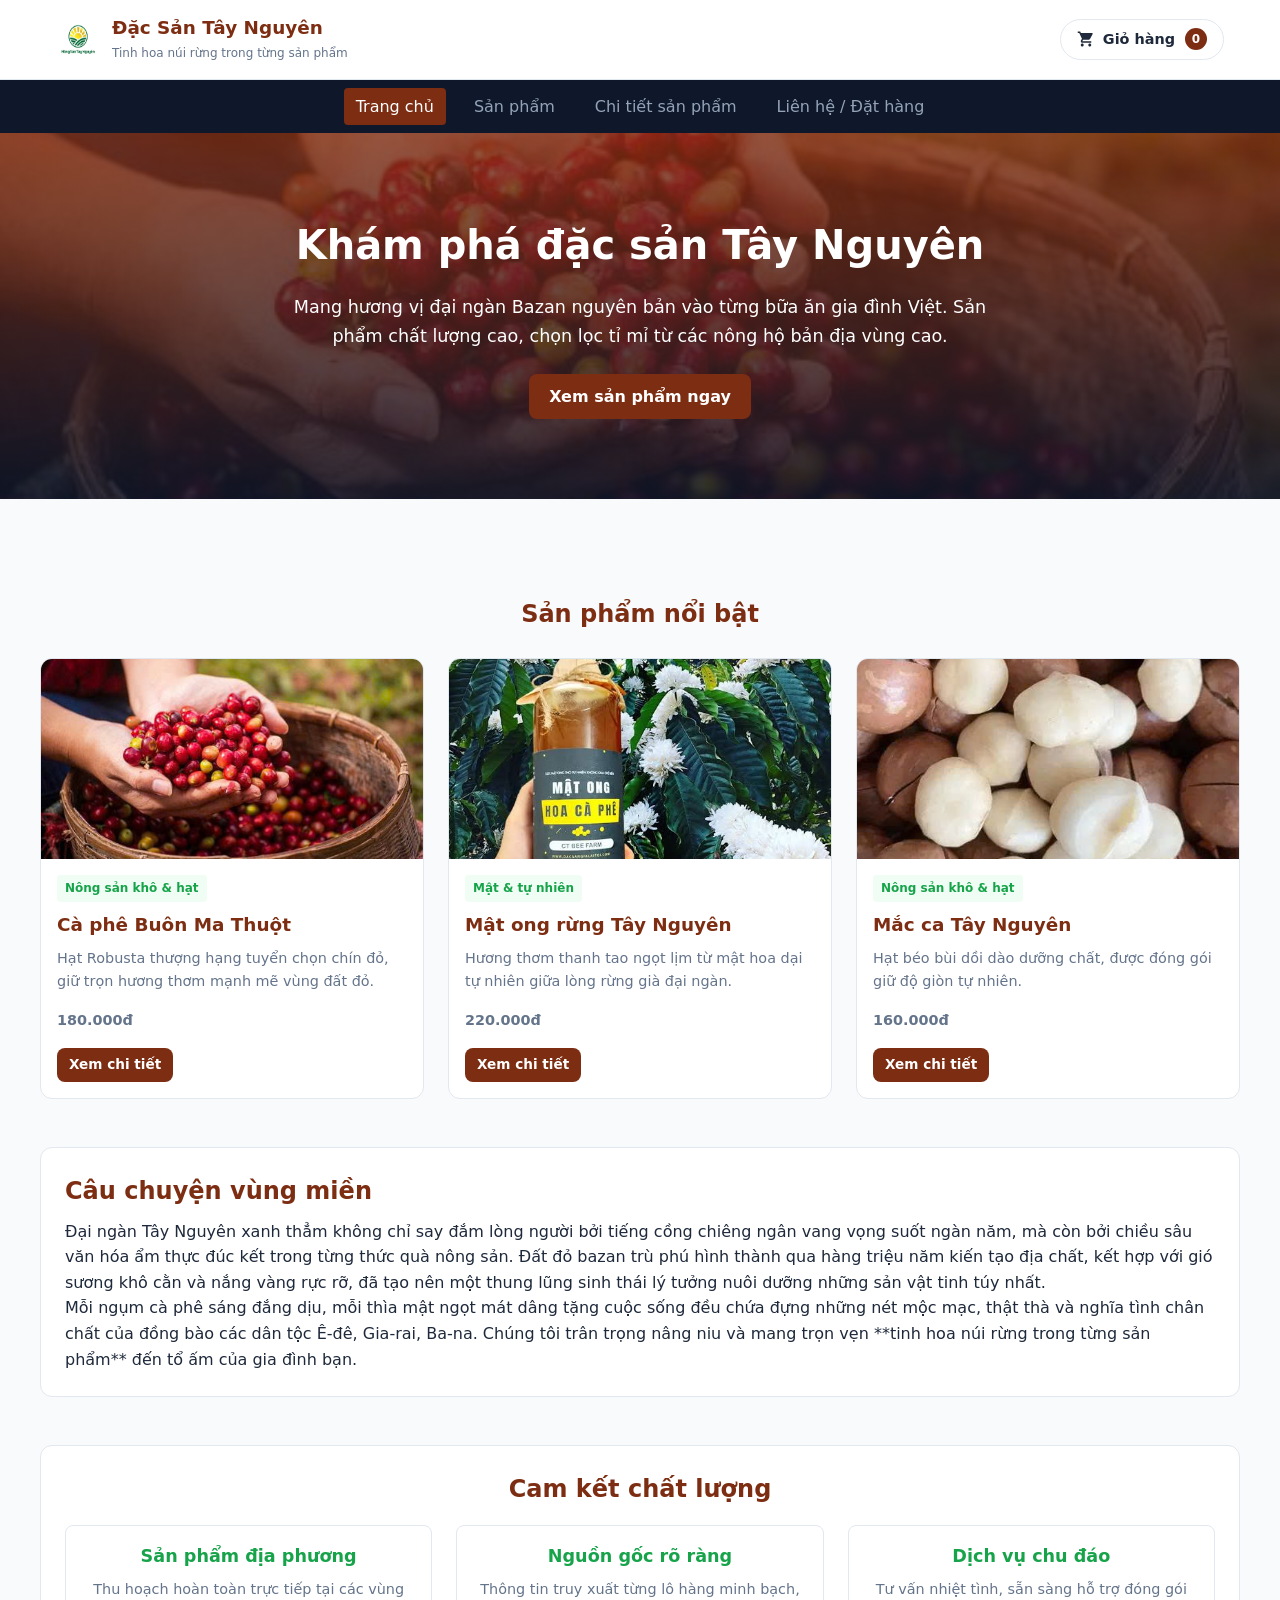
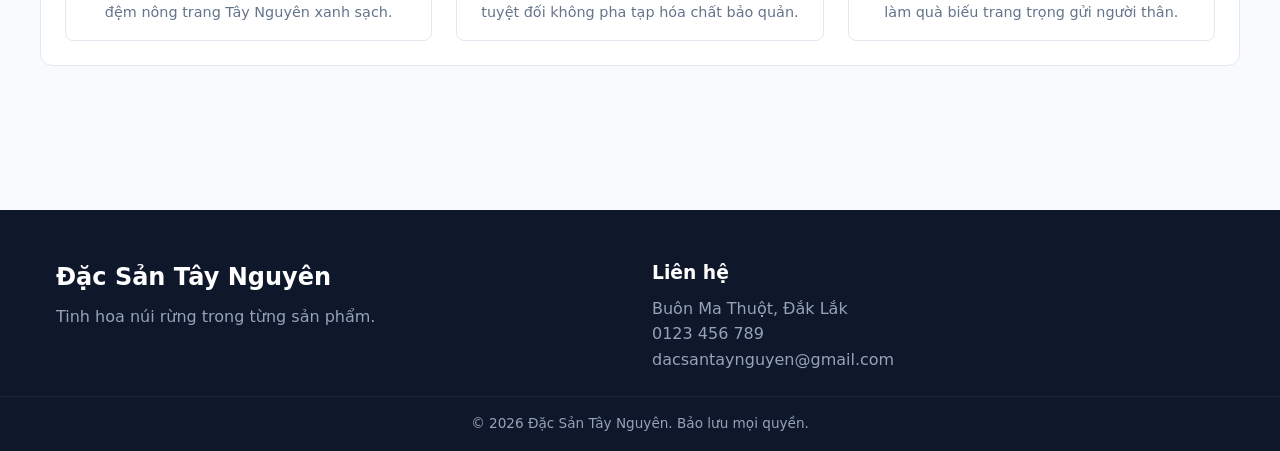
<file: index.html>
<!DOCTYPE html>
<html lang="vi">
<head>
  <meta charset="UTF-8">
  <meta name="viewport" content="width=device-width, initial-scale=1.0">
  <title>Trang chủ - Đặc Sản Tây Nguyên</title>
  <meta name="description" content="Trang chủ giới thiệu hệ thống đặc sản Tây Nguyên chính gốc: Cà phê Buôn Ma Thuột, Mật ong rừng tự nhiên và Mắc ca cao cấp.">
  <link rel="stylesheet" href="css/style.css">
</head>
<body>

  <!-- Header Chuẩn Cửa Hàng -->
  <header class="site-header">
    <div class="container header-content">
      <!-- Thương hiệu ở bên trái -->
      <a class="brand" href="index.html">
        <img src="images/logo-tay-nguyen.png" alt="Logo Đặc Sản Tây Nguyên" class="brand-logo">
        <span>
          <strong>Đặc Sản Tây Nguyên</strong>
          <small>Tinh hoa núi rừng trong từng sản phẩm</small>
        </span>
      </a>
      
      <!-- Giỏ hàng thiết kế mới ở bên phải -->
      <a class="cart-link" href="contact.html">
        <svg class="cart-icon" viewBox="0 0 24 24" aria-hidden="true">
          <path d="M7 18c-1.1 0-1.99.9-1.99 2S5.9 22 7 22s2-.9 2-2-.9-2-2-2zM1 2v2h2l3.6 7.59-1.35 2.45c-.16.28-.25.61-.25.96 0 1.1.9 2 2 2h12v-2H7.42c-.14 0-.25-.11-.25-.25l.03-.12.9-1.63h7.45c.75 0 1.41-.41 1.75-1.03l3.58-6.49c.08-.14.12-.31.12-.48 0-.55-.45-1-1-1H5.21l-.94-2H1zm16 16c-1.1 0-1.99.9-1.99 2s.89 2 1.99 2 2-.9 2-2-.9-2-2-2z"/>
        </svg>
        <span>Giỏ hàng</span>
        <span class="cart-count">0</span>
      </a>
    </div>
  </header>

  <!-- Điều hướng -->
  <nav class="main-nav" aria-label="Điều hướng chính">
    <div class="container">
      <ul>
        <li><a href="index.html" aria-current="page">Trang chủ</a></li>
        <li><a href="products.html">Sản phẩm</a></li>
        <li><a href="product-detail.html">Chi tiết sản phẩm</a></li>
        <li><a href="contact.html">Liên hệ / Đặt hàng</a></li>
      </ul>
    </div>
  </nav>

  <!-- Nội dung chính -->
  <main>
    <!-- Khu vực 1: Hero Banner giới thiệu -->
    <section class="hero-section" aria-label="Giới thiệu chung">
      <div class="container">
        <h1>Khám phá đặc sản Tây Nguyên</h1>
        <p>Mang hương vị đại ngàn Bazan nguyên bản vào từng bữa ăn gia đình Việt. Sản phẩm chất lượng cao, chọn lọc tỉ mỉ từ các nông hộ bản địa vùng cao.</p>
        <a href="products.html" class="btn">Xem sản phẩm ngay</a>
      </div>
    </section>

    <div class="container section">
      
      <!-- Khu vực 2: Sản phẩm nổi bật -->
      <section class="section" aria-labelledby="featured-title">
        <h2 id="featured-title" style="text-align: center; margin-bottom: var(--space-lg);">Sản phẩm nổi bật</h2>
        <div class="product-grid">
          
          <article class="product-card">
            <img src="images/ca-phe-buon-ma-thuot.jpg" alt="Cà phê Buôn Ma Thuột rang mộc nguyên chất">
            <div class="product-content">
              <span class="badge">Nông sản khô &amp; hạt</span>
              <h3>Cà phê Buôn Ma Thuột</h3>
              <p>Hạt Robusta thượng hạng tuyển chọn chín đỏ, giữ trọn hương thơm mạnh mẽ vùng đất đỏ.</p>
              <p class="price">180.000đ</p>
              <div class="card-actions">
                <a class="btn btn-small" href="product-detail.html?id=1">Xem chi tiết</a>
              </div>
            </div>
          </article>

          <article class="product-card">
            <img src="images/mat-ong-rung-tay-nguyen.jpg" alt="Mật ong rừng tự nhiên nguyên chất">
            <div class="product-content">
              <span class="badge">Mật &amp; tự nhiên</span>
              <h3>Mật ong rừng Tây Nguyên</h3>
              <p>Hương thơm thanh tao ngọt lịm từ mật hoa dại tự nhiên giữa lòng rừng già đại ngàn.</p>
              <p class="price">220.000đ</p>
              <div class="card-actions">
                <a class="btn btn-small" href="product-detail.html?id=2">Xem chi tiết</a>
              </div>
            </div>
          </article>

          <article class="product-card">
            <img src="images/mac-ca-tay-nguyen.jpg" alt="Mắc ca Tây Nguyên sấy giòn">
            <div class="product-content">
              <span class="badge">Nông sản khô &amp; hạt</span>
              <h3>Mắc ca Tây Nguyên</h3>
              <p>Hạt béo bùi dồi dào dưỡng chất, được đóng gói giữ độ giòn tự nhiên.</p>
              <p class="price">160.000đ</p>
              <div class="card-actions">
                <a class="btn btn-small" href="product-detail.html?id=3">Xem chi tiết</a>
              </div>
            </div>
          </article>

        </div>
      </section>

      <!-- Khu vực 3: Câu chuyện vùng miền -->
      <section class="story-box" aria-labelledby="story-title">
        <h2 id="story-title">Câu chuyện vùng miền</h2>
        <p>Đại ngàn Tây Nguyên xanh thẳm không chỉ say đắm lòng người bởi tiếng cồng chiêng ngân vang vọng suốt ngàn năm, mà còn bởi chiều sâu văn hóa ẩm thực đúc kết trong từng thức quà nông sản. Đất đỏ bazan trù phú hình thành qua hàng triệu năm kiến tạo địa chất, kết hợp với gió sương khô cằn và nắng vàng rực rỡ, đã tạo nên một thung lũng sinh thái lý tưởng nuôi dưỡng những sản vật tinh túy nhất.</p>
        <p>Mỗi ngụm cà phê sáng đắng dịu, mỗi thìa mật ngọt mát dâng tặng cuộc sống đều chứa đựng những nét mộc mạc, thật thà và nghĩa tình chân chất của đồng bào các dân tộc Ê-đê, Gia-rai, Ba-na. Chúng tôi trân trọng nâng niu và mang trọn vẹn **tinh hoa núi rừng trong từng sản phẩm** đến tổ ấm của gia đình bạn.</p>
      </section>

      <!-- Khu vực 4: Cam kết chất lượng -->
      <section class="commitment-box" aria-labelledby="commit-title">
        <h2 id="commit-title" style="text-align: center;">Cam kết chất lượng</h2>
        <div class="commitment-grid">
          <div class="commitment-card">
            <h3 style="font-size:1.1rem; color:var(--color-secondary);">Sản phẩm địa phương</h3>
            <p style="font-size:0.9rem; color:var(--color-muted);">Thu hoạch hoàn toàn trực tiếp tại các vùng đệm nông trang Tây Nguyên xanh sạch.</p>
          </div>
          <div class="commitment-card">
            <h3 style="font-size:1.1rem; color:var(--color-secondary);">Nguồn gốc rõ ràng</h3>
            <p style="font-size:0.9rem; color:var(--color-muted);">Thông tin truy xuất từng lô hàng minh bạch, tuyệt đối không pha tạp hóa chất bảo quản.</p>
          </div>
          <div class="commitment-card">
            <h3 style="font-size:1.1rem; color:var(--color-secondary);">Dịch vụ chu đáo</h3>
            <p style="font-size:0.9rem; color:var(--color-muted);">Tư vấn nhiệt tình, sẵn sàng hỗ trợ đóng gói làm quà biếu trang trọng gửi người thân.</p>
          </div>
        </div>
      </section>

    </div>
  </main>

  <!-- Footer -->
  <footer class="site-footer">
    <div class="container footer-grid">
      <div>
        <h2>Đặc Sản Tây Nguyên</h2>
        <p>Tinh hoa núi rừng trong từng sản phẩm.</p>
      </div>
      <div>
        <h3>Liên hệ</h3>
        <p>Buôn Ma Thuột, Đắk Lắk</p>
        <p><a href="tel:0123456789">0123 456 789</a></p>
        <p><a href="mailto:dacsantaynguyen@gmail.com">dacsantaynguyen@gmail.com</a></p>
      </div>
    </div>
    <p class="copyright">&copy; 2026 Đặc Sản Tây Nguyên. Bảo lưu mọi quyền.</p>
  </footer>
  <script src="js/products.js"></script>
  <script src="js/main.js" defer></script>
</body>
</html>
</file>
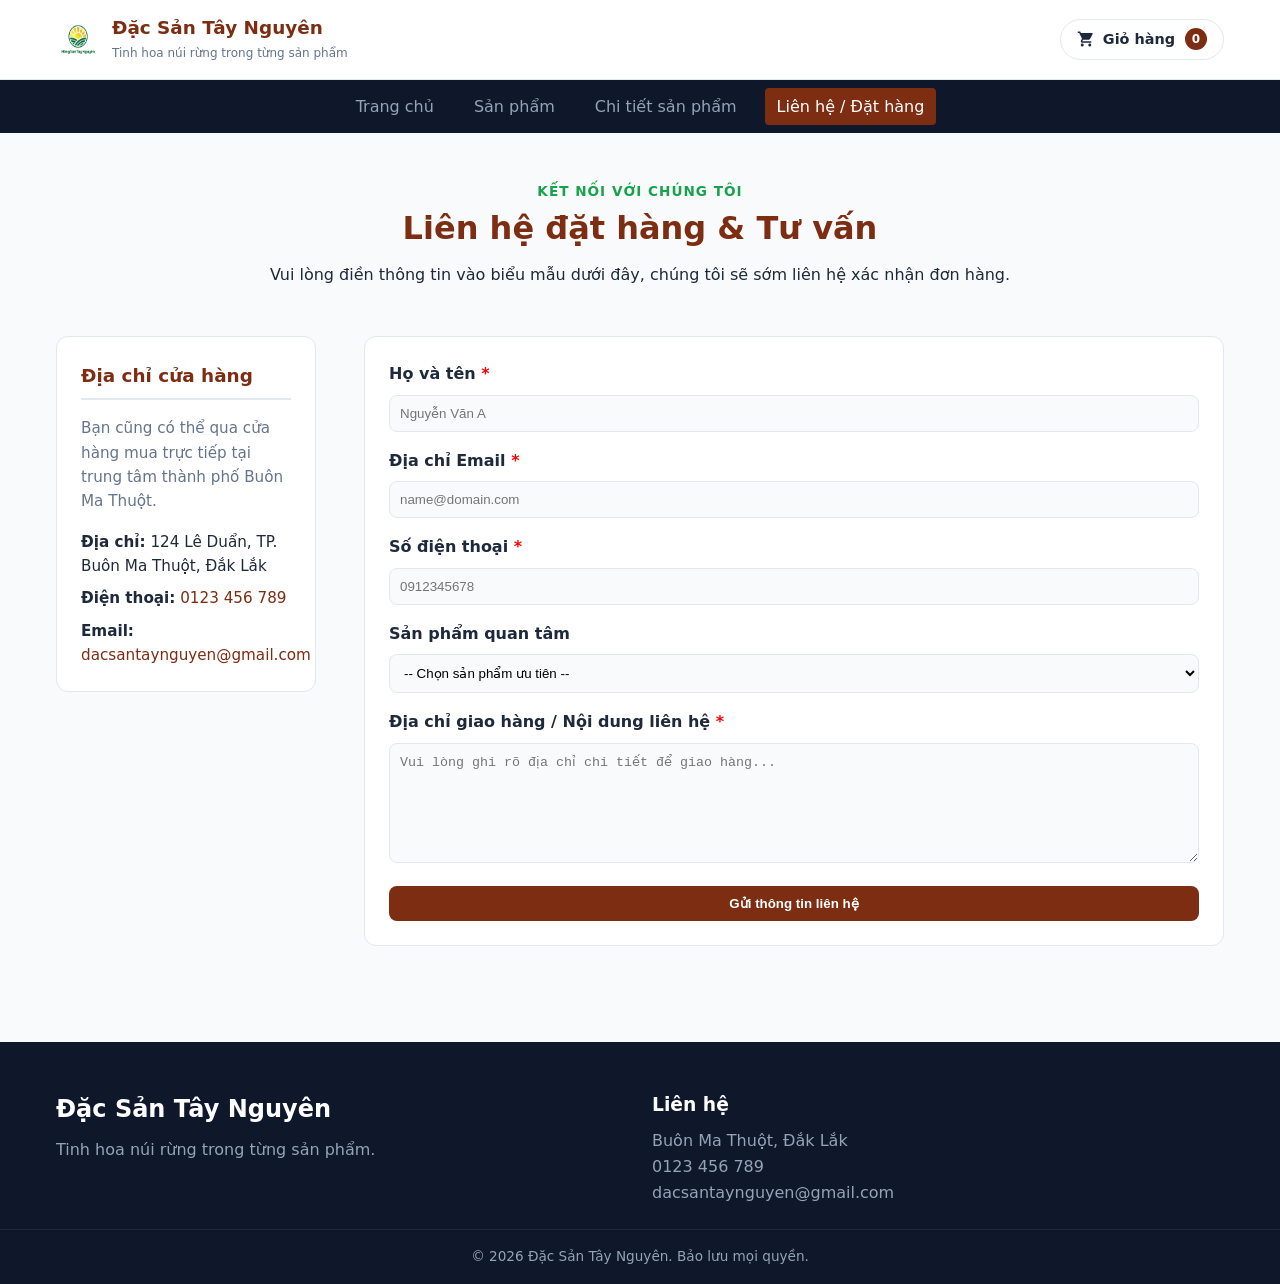
<file: contact.html>
<!DOCTYPE html>
<html lang="vi">
<head>
  <meta charset="UTF-8">
  <meta name="viewport" content="width=device-width, initial-scale=1.0">
  <title>Liên hệ &amp; Đặt hàng - Đặc Sản Tây Nguyên</title>
  <meta name="description" content="Trang liên hệ đặt mua đặc sản Tây Nguyên và đăng ký tư vấn trực tiếp từ đơn vị cung ứng.">
  <link rel="stylesheet" href="css/style.css">
</head>
<body>

 <!-- Header Chuẩn Cửa Hàng -->
  <header class="site-header">
    <div class="container header-content">
      <!-- Thương hiệu ở bên trái -->
      <a class="brand" href="index.html">
        <img src="images/logo-tay-nguyen.png" alt="Logo Đặc Sản Tây Nguyên" class="brand-logo">
        <span>
          <strong>Đặc Sản Tây Nguyên</strong>
          <small>Tinh hoa núi rừng trong từng sản phẩm</small>
        </span>
      </a>
      
      <!-- Giỏ hàng thiết kế mới ở bên phải -->
      <a class="cart-link" href="contact.html">
        <svg class="cart-icon" viewBox="0 0 24 24" aria-hidden="true">
          <path d="M7 18c-1.1 0-1.99.9-1.99 2S5.9 22 7 22s2-.9 2-2-.9-2-2-2zM1 2v2h2l3.6 7.59-1.35 2.45c-.16.28-.25.61-.25.96 0 1.1.9 2 2 2h12v-2H7.42c-.14 0-.25-.11-.25-.25l.03-.12.9-1.63h7.45c.75 0 1.41-.41 1.75-1.03l3.58-6.49c.08-.14.12-.31.12-.48 0-.55-.45-1-1-1H5.21l-.94-2H1zm16 16c-1.1 0-1.99.9-1.99 2s.89 2 1.99 2 2-.9 2-2-.9-2-2-2z"/>
        </svg>
        <span>Giỏ hàng</span>
        <span class="cart-count">0</span>
      </a>
    </div>
  </header>

  <!-- Điều hướng -->
  <nav class="main-nav" aria-label="Điều hướng chính">
    <div class="container">
      <ul>
        <li><a href="index.html">Trang chủ</a></li>
        <li><a href="products.html">Sản phẩm</a></li>
        <li><a href="product-detail.html">Chi tiết sản phẩm</a></li>
        <li><a href="contact.html" aria-current="page">Liên hệ / Đặt hàng</a></li>
      </ul>
    </div>
  </nav>

  <!-- Nội dung trang liên hệ -->
  <main class="section">
    <div class="container">
      <header class="page-heading">
        <p class="eyebrow">Kết nối với chúng tôi</p>
        <h1>Liên hệ đặt hàng &amp; Tư vấn</h1>
        <p>Vui lòng điền thông tin vào biểu mẫu dưới đây, chúng tôi sẽ sớm liên hệ xác nhận đơn hàng.</p>
      </header>

      <!-- Layout chia 2 cột: Cột 1 thông tin bổ sung, Cột 2 là Form nhập liệu -->
      <div class="products-layout">
        
        <!-- Thông tin liên hệ bổ sung -->
        <aside class="filters" aria-label="Thông tin liên hệ trực tiếp">
          <h2>Địa chỉ cửa hàng</h2>
          <p style="margin-bottom: var(--space-md); color: var(--color-muted); font-size: 0.95rem;">
            Bạn cũng có thể qua cửa hàng mua trực tiếp tại trung tâm thành phố Buôn Ma Thuột.
          </p>
          <address style="font-style: normal; display: grid; gap: var(--space-sm); font-size: 0.95rem;">
            <p><strong>Địa chỉ:</strong> 124 Lê Duẩn, TP. Buôn Ma Thuột, Đắk Lắk</p>
            <p><strong>Điện thoại:</strong> <a href="tel:0123456789">0123 456 789</a></p>
            <p><strong>Email:</strong> <a href="mailto:dacsantaynguyen@gmail.com">dacsantaynguyen@gmail.com</a></p>
          </address>
        </aside>

        <section aria-labelledby="form-title">
          <h2 id="form-title" class="visually-hidden">Biểu mẫu thông tin đặt hàng</h2>
          <form id="contact-form" style="background-color: var(--color-surface); padding: var(--space-lg); border: 1px solid var(--color-border); border-radius: var(--radius-lg);" novalidate>
            
            <div class="form-group">
              <label for="fullname">Họ và tên <span style="color:red;">*</span></label>
              <input type="text" id="fullname" class="form-control" placeholder="Nguyễn Văn A" required>
              <span class="error-msg" id="error-fullname" style="color:red; font-size: 0.8rem; display:block; margin-top: 4px;"></span>
            </div>

            <div class="form-group">
              <label for="email">Địa chỉ Email <span style="color:red;">*</span></label>
              <input type="email" id="email" class="form-control" placeholder="name@domain.com" required>
              <span class="error-msg" id="error-email" style="color:red; font-size: 0.8rem; display:block; margin-top: 4px;"></span>
            </div>

            <div class="form-group">
              <label for="phone">Số điện thoại <span style="color:red;">*</span></label>
              <input type="tel" id="phone" class="form-control" placeholder="0912345678" required>
              <span class="error-msg" id="error-phone" style="color:red; font-size: 0.8rem; display:block; margin-top: 4px;"></span>
            </div>

            <div class="form-group">
              <label for="product-interest">Sản phẩm quan tâm</label>
              <select id="product-interest" class="form-control">
                <option value="">-- Chọn sản phẩm ưu tiên --</option>
                <option value="cafe">Cà phê Buôn Ma Thuột</option>
                <option value="honey">Mật ong rừng Tây Nguyên</option>
                <option value="macca">Mắc ca Tây Nguyên</option>
                <option value="pepper">Hạt tiêu Đắk Nông</option>
                <option value="avocado">Bơ sáp Đắk Lắk</option>
              </select>
            </div>

            <div class="form-group">
              <label for="address">Địa chỉ giao hàng / Nội dung liên hệ <span style="color:red;">*</span></label>
              <textarea id="address" class="form-control" style="min-height: 120px;" placeholder="Vui lòng ghi rõ địa chỉ chi tiết để giao hàng..." required></textarea>
              <span class="error-msg" id="error-address" style="color:red; font-size: 0.8rem; display:block; margin-top: 4px;"></span>
            </div>

            <button type="submit" class="btn" style="width: 100%;">Gửi thông tin liên hệ</button>
          </form>
        </section>

      </div>
    </div>
  </main>

  <!-- Footer -->
  <footer class="site-footer">
    <div class="container footer-grid">
      <div>
        <h2>Đặc Sản Tây Nguyên</h2>
        <p>Tinh hoa núi rừng trong từng sản phẩm.</p>
      </div>
      <div>
        <h3>Liên hệ</h3>
        <p>Buôn Ma Thuột, Đắk Lắk</p>
        <p><a href="tel:0123456789">0123 456 789</a></p>
        <p><a href="mailto:dacsantaynguyen@gmail.com">dacsantaynguyen@gmail.com</a></p>
      </div>
    </div>
    <p class="copyright">&copy; 2026 Đặc Sản Tây Nguyên. Bảo lưu mọi quyền.</p>
  </footer>
  <script src="js/products.js"></script>
  <script src="js/main.js" defer></script>
</body>
</html>
</file>
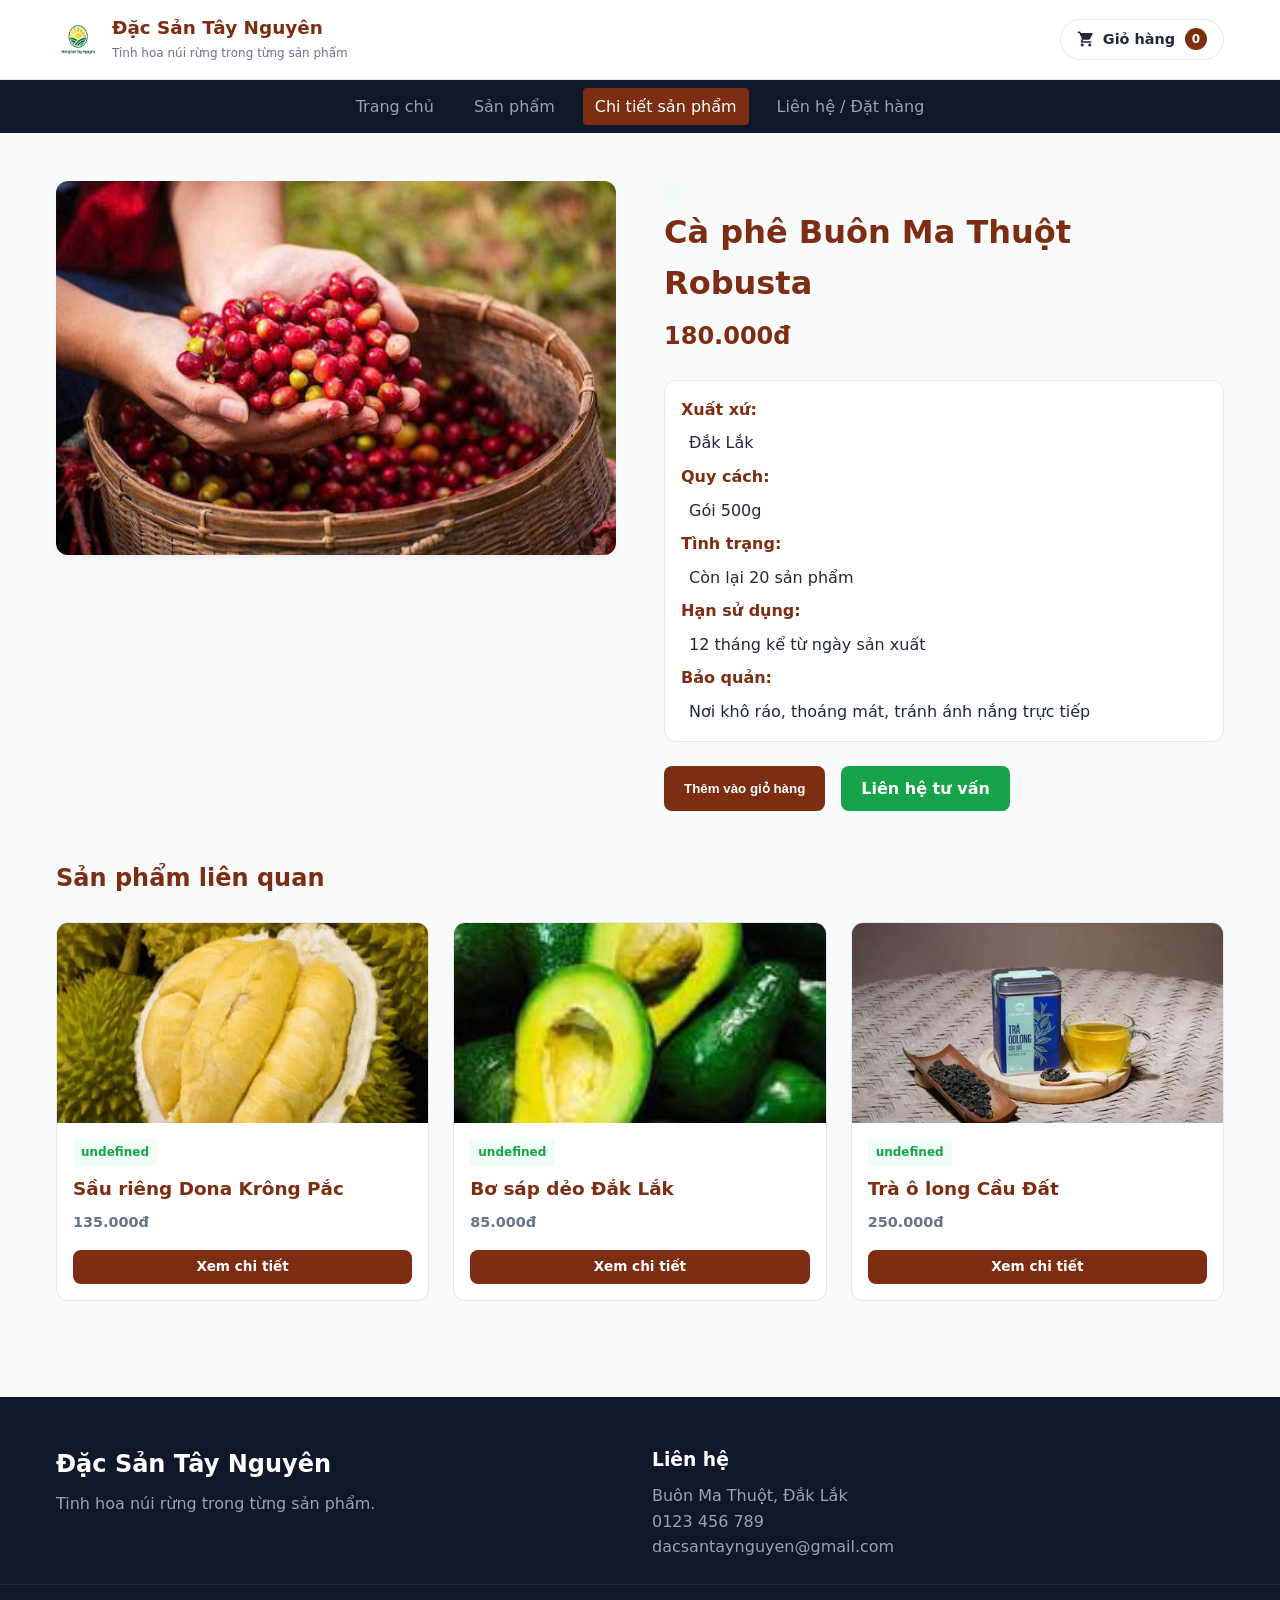
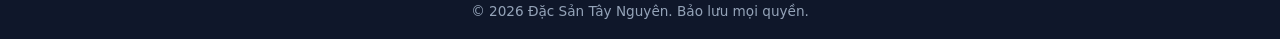
<file: product-detail.html>
<!DOCTYPE html>
<html lang="vi">
<head>
  <meta charset="UTF-8">
  <meta name="viewport" content="width=device-width, initial-scale=1.0">
  <title>Chi tiết: Cà phê Buôn Ma Thuột - Đặc Sản Tây Nguyên</title>
  <meta name="description" content="Thông tin chi tiết Cà phê Buôn Ma Thuột: xuất xứ, giá, khối lượng, hạn sử dụng và cách bảo quản chuẩn Tây Nguyên.">
  <link rel="stylesheet" href="css/style.css">
</head>
<body>

  <!-- Header Chuẩn Cửa Hàng -->
  <header class="site-header">
    <div class="container header-content">
      <!-- Thương hiệu ở bên trái -->
      <a class="brand" href="index.html">
        <img src="images/logo-tay-nguyen.png" alt="Logo Đặc Sản Tây Nguyên" class="brand-logo">
        <span>
          <strong>Đặc Sản Tây Nguyên</strong>
          <small>Tinh hoa núi rừng trong từng sản phẩm</small>
        </span>
      </a>
      
      <!-- Giỏ hàng thiết kế mới ở bên phải -->
      <a class="cart-link" href="contact.html">
        <svg class="cart-icon" viewBox="0 0 24 24" aria-hidden="true">
          <path d="M7 18c-1.1 0-1.99.9-1.99 2S5.9 22 7 22s2-.9 2-2-.9-2-2-2zM1 2v2h2l3.6 7.59-1.35 2.45c-.16.28-.25.61-.25.96 0 1.1.9 2 2 2h12v-2H7.42c-.14 0-.25-.11-.25-.25l.03-.12.9-1.63h7.45c.75 0 1.41-.41 1.75-1.03l3.58-6.49c.08-.14.12-.31.12-.48 0-.55-.45-1-1-1H5.21l-.94-2H1zm16 16c-1.1 0-1.99.9-1.99 2s.89 2 1.99 2 2-.9 2-2-.9-2-2-2z"/>
        </svg>
        <span>Giỏ hàng</span>
        <span class="cart-count">0</span>
      </a>
    </div>
  </header>

  <!-- Điều hướng -->
  <nav class="main-nav" aria-label="Điều hướng chính">
    <div class="container">
      <ul>
        <li><a href="index.html">Trang chủ</a></li>
        <li><a href="products.html">Sản phẩm</a></li>
        <li><a href="product-detail.html" aria-current="page">Chi tiết sản phẩm</a></li>
        <li><a href="contact.html">Liên hệ / Đặt hàng</a></li>
      </ul>
    </div>
  </nav>

  <!-- Nội dung chi tiết sản phẩm -->
  <main class="section">
    <div class="container">
      
      <!-- Bố cục thông tin chi tiết động -->
      <div class="detail-layout">
        <!-- Cột trái: Hình ảnh sản phẩm (Gán id="detail-img") -->
        <div class="detail-image">
          <img id="detail-img" src="" alt="">
        </div>

        <!-- Cột phải: Thông tin chi tiết (Gán các id để JS ghi đè) -->
        <div class="detail-info">
          <span class="badge" id="detail-category">Nông sản sạch</span>
          <h1 id="detail-title">Tên sản phẩm</h1>
          <p class="price detail-price" id="detail-price">0đ</p>
          <p class="detail-description" id="detail-description">
            Đang tải mô tả sản phẩm...
          </p>

          <!-- Danh sách định nghĩa thông tin sản phẩm chuẩn DL -->
          <dl class="product-specs">
            <dt>Xuất xứ:</dt>
            <dd id="detail-origin">Đang tải...</dd>
            
            <dt>Quy cách:</dt>
            <dd id="detail-unit">Đang tải...</dd>
            
            <dt>Tình trạng:</dt>
            <dd id="detail-stock">Đang tải...</dd>
            
            <dt>Hạn sử dụng:</dt>
            <dd>12 tháng kể từ ngày sản xuất</dd>
            
            <dt>Bảo quản:</dt>
            <dd>Nơi khô ráo, thoáng mát, tránh ánh nắng trực tiếp</dd>
          </dl>

          <!-- Nhóm nút hành động -->
          <div class="action-group">
            <!-- Thêm class btn-add-to-cart để JS bắt được sự kiện thêm giỏ hàng -->
            <button class="btn btn-add-to-cart" type="button" data-id="">Thêm vào giỏ hàng</button>
            <a class="btn btn-secondary" href="contact.html">Liên hệ tư vấn</a>
          </div>
        </div>
      </div>

      <!-- Khu vực sản phẩm liên quan -->
      <section class="related-section" aria-labelledby="related-title">
        <h2 id="related-title" style="margin-bottom: var(--space-lg);">Sản phẩm liên quan</h2>
         <!-- Thêm id="related-products-container" và để rỗng để JS tự vẽ -->
        <div class="product-grid related-grid" id="related-products-container">
          <!-- JavaScript sẽ tự động tính toán và hiển thị sản phẩm liên quan ở đây -->
        </div>
      </section>

    </div>
  </main>

  <!-- Footer -->
  <footer class="site-footer">
    <div class="container footer-grid">
      <div>
        <h2>Đặc Sản Tây Nguyên</h2>
        <p>Tinh hoa núi rừng trong từng sản phẩm.</p>
      </div>
      <div>
        <h3>Liên hệ</h3>
        <p>Buôn Ma Thuột, Đắk Lắk</p>
        <p><a href="tel:0123456789">0123 456 789</a></p>
        <p><a href="mailto:dacsantaynguyen@gmail.com">dacsantaynguyen@gmail.com</a></p>
      </div>
    </div>
    <p class="copyright">&copy; 2026 Đặc Sản Tây Nguyên. Bảo lưu mọi quyền.</p>
  </footer>
  <script src="js/products.js"></script>
  <script src="js/main.js" defer></script>
</body>
</html>
</file>
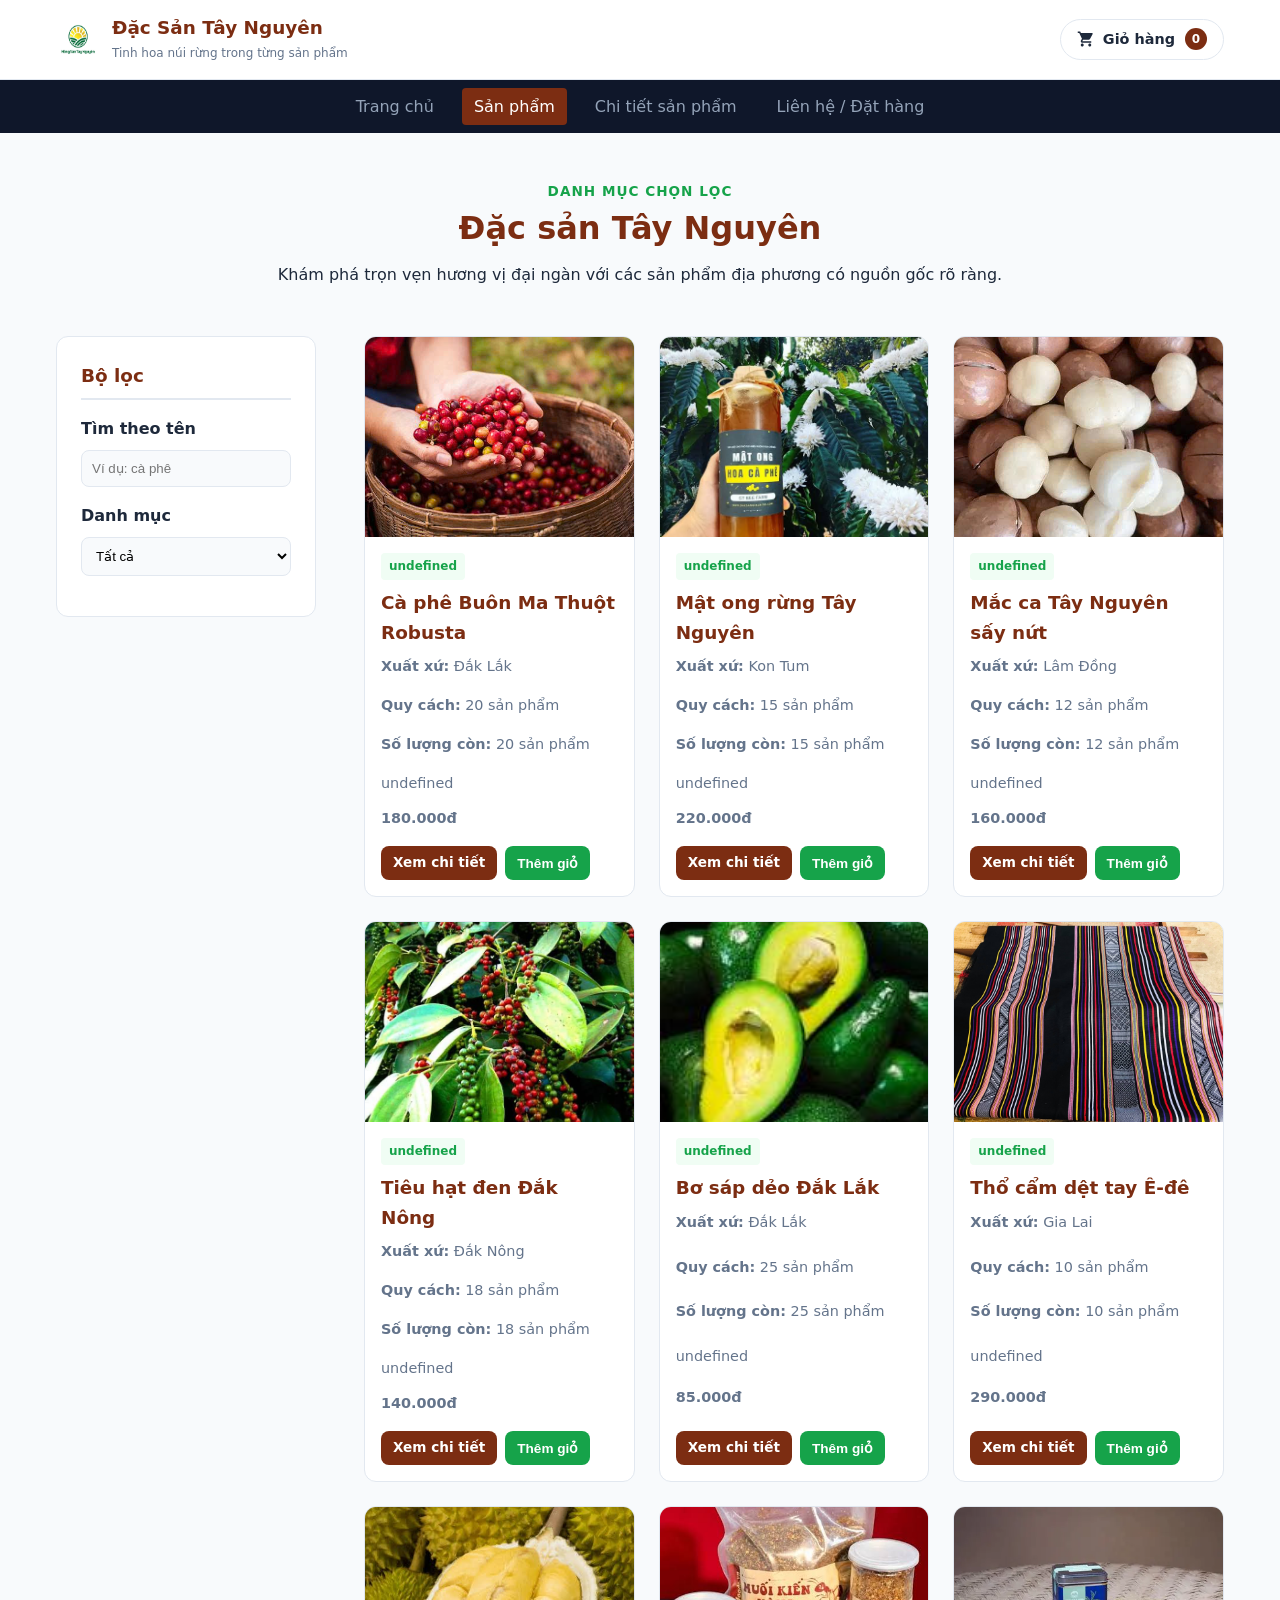
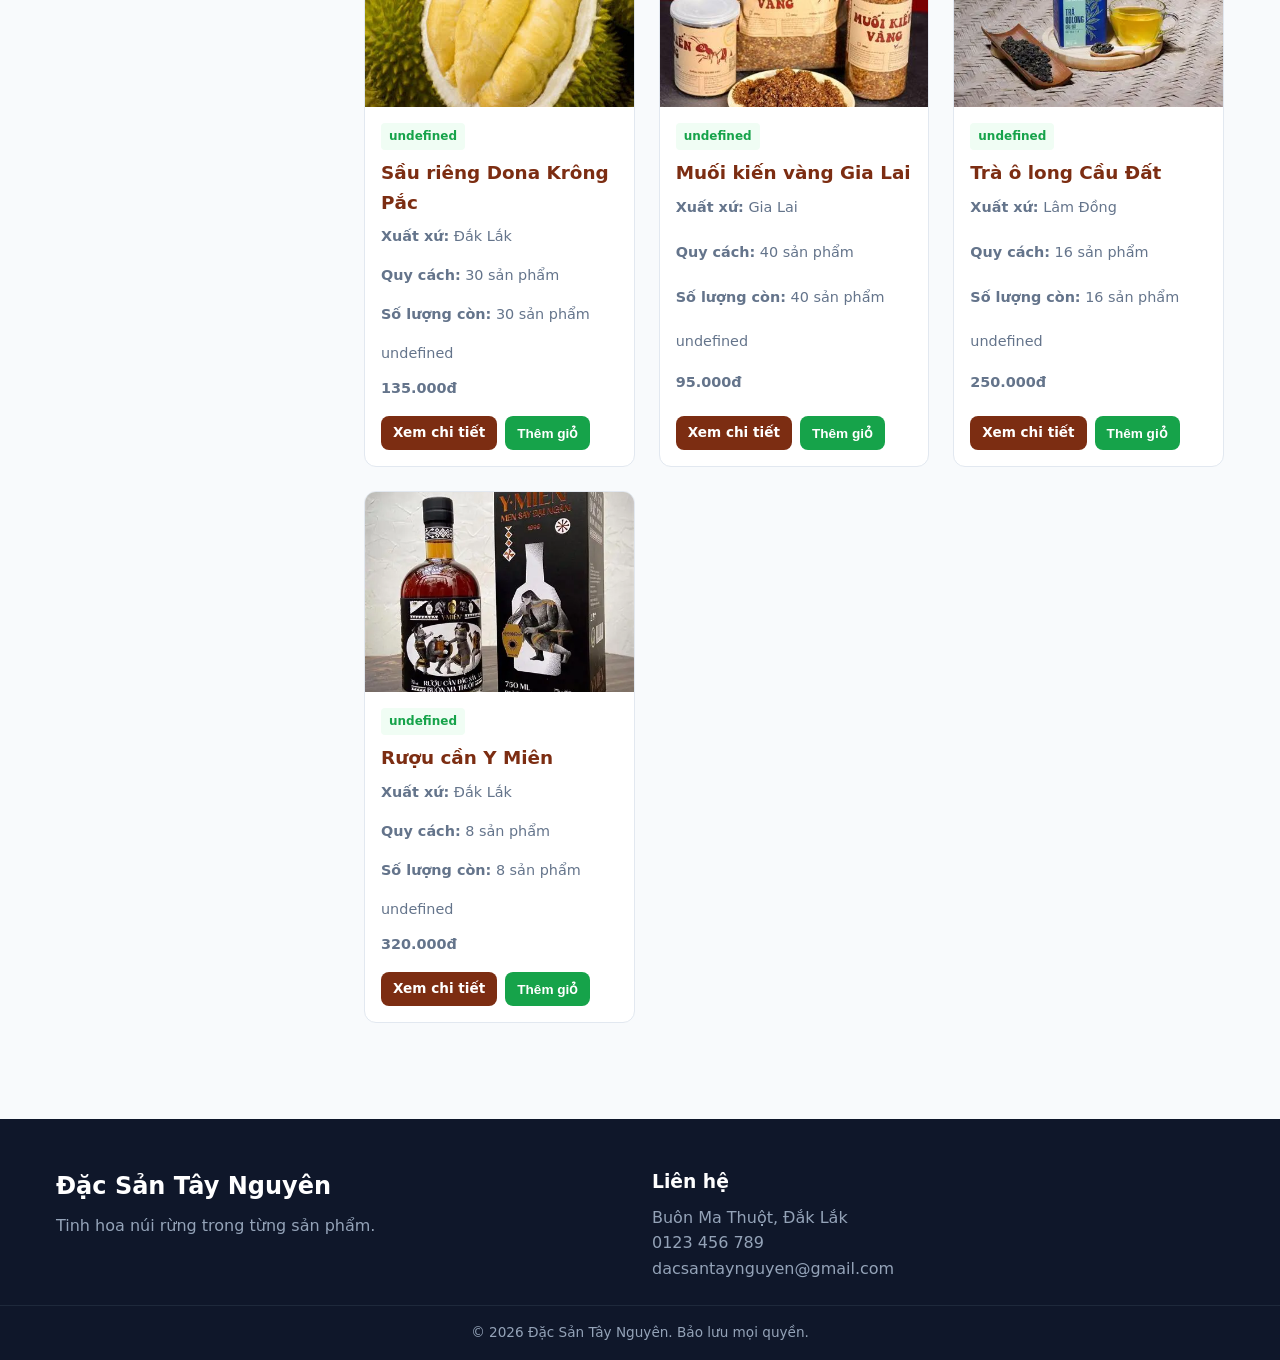
<file: products.html>
<!DOCTYPE html>
<html lang="vi">
<head>
  <meta charset="UTF-8">
  <meta name="viewport" content="width=device-width, initial-scale=1.0">
  <title>Sản phẩm - Đặc Sản Tây Nguyên</title>
  <meta name="description" content="Danh sách đặc sản Tây Nguyên gồm cà phê Buôn Ma Thuột, mắc ca sấy nứt, tiêu Đắk Nông, bơ sáp dẻo Đắk Lắk và mật ong rừng nguyên bản.">
  <link rel="stylesheet" href="css/style.css">
</head>
<body>

  <!-- Header Chuẩn Cửa Hàng -->
  <header class="site-header">
    <div class="container header-content">
      <!-- Thương hiệu ở bên trái -->
      <a class="brand" href="index.html">
        <img src="images/logo-tay-nguyen.png" alt="Logo Đặc Sản Tây Nguyên" class="brand-logo">
        <span>
          <strong>Đặc Sản Tây Nguyên</strong>
          <small>Tinh hoa núi rừng trong từng sản phẩm</small>
        </span>
      </a>
      
      <!-- Giỏ hàng thiết kế mới ở bên phải -->
      <a class="cart-link" href="contact.html">
        <svg class="cart-icon" viewBox="0 0 24 24" aria-hidden="true">
          <path d="M7 18c-1.1 0-1.99.9-1.99 2S5.9 22 7 22s2-.9 2-2-.9-2-2-2zM1 2v2h2l3.6 7.59-1.35 2.45c-.16.28-.25.61-.25.96 0 1.1.9 2 2 2h12v-2H7.42c-.14 0-.25-.11-.25-.25l.03-.12.9-1.63h7.45c.75 0 1.41-.41 1.75-1.03l3.58-6.49c.08-.14.12-.31.12-.48 0-.55-.45-1-1-1H5.21l-.94-2H1zm16 16c-1.1 0-1.99.9-1.99 2s.89 2 1.99 2 2-.9 2-2-.9-2-2-2z"/>
        </svg>
        <span>Giỏ hàng</span>
        <span class="cart-count">0</span>
      </a>
    </div>
  </header>

  <!-- Điều hướng -->
  <nav class="main-nav" aria-label="Điều hướng chính">
    <div class="container">
      <ul>
        <li><a href="index.html">Trang chủ</a></li>
        <li><a href="products.html" aria-current="page">Sản phẩm</a></li>
        <li><a href="product-detail.html">Chi tiết sản phẩm</a></li>
        <li><a href="contact.html">Liên hệ / Đặt hàng</a></li>
      </ul>
    </div>
  </nav>

  <!-- Nội dung danh sách sản phẩm -->
  <main class="section">
    <div class="container">
      <header class="page-heading">
        <p class="eyebrow">Danh mục chọn lọc</p>
        <h1>Đặc sản Tây Nguyên</h1>
        <p>Khám phá trọn vẹn hương vị đại ngàn với các sản phẩm địa phương có nguồn gốc rõ ràng.</p>
      </header>

      <div class="products-layout">
        <!-- Bộ lọc (aside - Mục 4) -->
        <aside class="filters" aria-label="Bộ lọc sản phẩm">
          <h2>Bộ lọc</h2>
          <div class="form-group">
            <label for="search-input">Tìm theo tên</label>
            <input id="search-input" class="form-control" type="search" placeholder="Ví dụ: cà phê">
          </div>
          <div class="form-group">
            <label for="category-filter">Danh mục</label>
            <select id="category-filter" class="form-control">
              <option value="all">Tất cả</option>
              <option value="nong-san-kho">Nông sản khô &amp; hạt</option>
              <option value="mat-tu-nhien">Sản phẩm từ mật &amp; tự nhiên</option>
              <option value="trai-cay">Trái cây &amp; nông sản tươi</option>
              <option value="gia-vi">Gia vị &amp; thực phẩm chế biến</option>
            </select>
          </div>
        </aside>

        <!-- Danh sách 6 sản phẩm bắt buộc (article) -->
        <section aria-labelledby="product-list-title">
          <h2 id="product-list-title" class="visually-hidden">Danh sách sản phẩm</h2>
          <div class="product-grid" id="products-container">
            <!-- Sản phẩm được render tự động từ JS để đảm bảo cơ chế lọc hoạt động tốt -->
          </div>
        </section>
      </div>
    </div>
  </main>

  <!-- Footer -->
  <footer class="site-footer">
    <div class="container footer-grid">
      <div>
        <h2>Đặc Sản Tây Nguyên</h2>
        <p>Tinh hoa núi rừng trong từng sản phẩm.</p>
      </div>
      <div>
        <h3>Liên hệ</h3>
        <p>Buôn Ma Thuột, Đắk Lắk</p>
        <p><a href="tel:0123456789">0123 456 789</a></p>
        <p><a href="mailto:dacsantaynguyen@gmail.com">dacsantaynguyen@gmail.com</a></p>
      </div>
    </div>
    <p class="copyright">&copy; 2026 Đặc Sản Tây Nguyên. Bảo lưu mọi quyền.</p>
  </footer>
  <script src="js/products.js"></script>
  <script src="js/main.js" defer></script>
</body>
</html>
</file>
<file: css/style.css>
/* ==========================================================================
   1. CSS NỀN TẢNG & BIẾN TOÀN CỤC (Mục 10.a)
   ========================================================================== */
:root {
  --color-primary: #7c2d12;
  --color-secondary: #16a34a;
  --color-background: #f8fafc;
  --color-surface: #ffffff;
  --color-text: #1e293b;
  --color-muted: #64748b;
  --color-border: #e2e8f0;

  --radius-md: 8px;
  --radius-lg: 12px;

  --space-sm: 8px;
  --space-md: 16px;
  --space-lg: 24px;
  --space-xl: 48px;
}

*, *::before, *::after {
  box-sizing: border-box;
  margin: 0;
  padding: 0;
}

body {
  font-family: system-ui, -apple-system, BlinkMacSystemFont, "Segoe UI", Roboto, sans-serif;
  background-color: var(--color-background);
  color: var(--color-text);
  line-height: 1.6;
}

/* Định dạng cơ bản (Mục 10.b) */
h1, h2, h3, h4 {
  color: var(--color-primary);
  margin-bottom: var(--space-sm);
}

img {
  max-width: 100%;
  height: auto;
  display: block;
}

a {
  color: var(--color-primary);
  text-decoration: none;
  transition: color 0.2s ease;
}

a:hover {
  color: var(--color-secondary);
}

/* Khung hiển thị và khoảng cách */
.container {
  max-width: 1200px;
  margin: 0 auto;
  padding: 0 var(--space-md);
}

.section {
  padding: var(--space-xl) 0;
}

.visually-hidden {
  position: absolute;
  width: 1px;
  height: 1px;
  padding: 0;
  margin: -1px;
  overflow: hidden;
  clip: rect(0, 0, 0, 0);
  border: 0;
}

/* ==========================================================================
   2. HEADER & NAVIGATION (Flexbox - Mục 10.c)
   ========================================================================== */
/* ==========================================================================
   ĐỊNH DẠNG HEADER CHUẨN CỬA HÀNG
   ========================================================================== */
.site-header {
  background-color: var(--color-surface);
  border-bottom: 1px solid var(--color-border);
  padding: var(--space-md) 0;
}

/* Chuyển bố cục từ cột dọc sang hàng ngang cân đối hai bên */
.header-content {
  display: flex;
  flex-direction: row;
  justify-content: space-between;
  align-items: center;
  width: 100%;
}

.brand {
  display: flex;
  align-items: center;
  gap: 12px;
}

.brand-logo {
  width: 44px;
  height: 44px;
}

.brand strong {
  font-size: 1.15rem;
  color: var(--color-primary);
  line-height: 1.2;
}

.brand small {
  color: var(--color-muted);
  font-size: 0.75rem;
  display: block;
  margin-top: 2px;
}

/* Nút Giỏ hàng thiết kế dạng viên thuốc chuẩn e-commerce */
.cart-link {
  display: inline-flex;
  align-items: center;
  gap: 8px;
  font-weight: 600;
  font-size: 0.9rem;
  color: var(--color-text);
  background-color: var(--color-surface);
  border: 1px solid var(--color-border);
  padding: 8px 16px;
  border-radius: 9999px; /* Bo cong tròn hai đầu */
  transition: all 0.2s ease;
}

/* Hiệu ứng khi di chuột hoặc tập trung vào giỏ hàng */
.cart-link:hover,
.cart-link:focus {
  border-color: var(--color-primary);
  background-color: #fffaf8; /* Màu cam nhạt dịu nhẹ */
  color: var(--color-primary);
  outline: none;
}

/* Biểu tượng giỏ hàng */
.cart-icon {
  width: 18px;
  height: 18px;
  fill: currentColor;
}

/* Huy hiệu hiển thị số lượng hình tròn nổi bật */
.cart-count {
  display: inline-flex;
  align-items: center;
  justify-content: center;
  background-color: var(--color-primary);
  color: var(--color-surface);
  font-size: 0.75rem;
  font-weight: 700;
  width: 22px;
  height: 22px;
  border-radius: 50%;
  margin-left: 2px;
}

/* Thanh điều hướng */
.main-nav {
  background-color: #0f172a;
  padding: var(--space-sm) 0;
}

.main-nav ul {
  list-style: none;
  display: flex;
  flex-wrap: wrap;
  gap: var(--space-md);
  justify-content: center;
}

.main-nav a {
  color: #94a3b8;
  font-weight: 500;
  padding: 6px 12px;
  border-radius: 4px;
  display: inline-block;
}

.main-nav a:hover, 
.main-nav a[aria-current="page"] {
  color: var(--color-surface);
  background-color: var(--color-primary);
}

/* ==========================================================================
   3. HERO SECTION (Trang chủ & Keyframes - Mục 11)
   ========================================================================== */
.hero-section {
  background: linear-gradient(rgba(124, 45, 18, 0.8), rgba(15, 23, 42, 0.85)), url('../images/ca-phe-buon-ma-thuot.jpg') no-repeat center center/cover;
  color: var(--color-surface);
  text-align: center;
  padding: 80px 0;
  animation: heroFadeIn 1.2s ease-out;
}

.hero-section h1 {
  color: var(--color-surface);
  font-size: 2.5rem;
  margin-bottom: var(--space-md);
}

.hero-section p {
  max-width: 700px;
  margin: 0 auto var(--space-lg) auto;
  font-size: 1.1rem;
}

@keyframes heroFadeIn {
  from { opacity: 0; transform: translateY(20px); }
  to { opacity: 1; transform: translateY(0); }
}

/* ==========================================================================
   4. PRODUCT CARD & GRID LAYOUT (Grid - Mục 10.d & Mobile-First)
   ========================================================================== */
.product-grid {
  display: grid;
  grid-template-columns: 1fr;
  gap: var(--space-lg);
}

@media (min-width: 600px) {
  .product-grid {
    grid-template-columns: repeat(2, 1fr);
  }
}

@media (min-width: 900px) {
  .product-grid {
    grid-template-columns: repeat(3, 1fr);
  }
}

.product-card {
  background-color: var(--color-surface);
  border: 1px solid var(--color-border);
  border-radius: var(--radius-lg);
  overflow: hidden;
  display: flex;
  flex-direction: column;
  transition: transform 0.3s ease, box-shadow 0.3s ease; /* Mục 11 */
}

.product-card:hover, 
.product-card:focus-within {
  transform: translateY(-4px);
  box-shadow: 0 10px 15px -3px rgba(0, 0, 0, 0.1);
}

.product-card img {
  width: 100%;
  height: 200px;
  object-fit: cover;
}

.product-content {
  padding: var(--space-md);
  display: flex;
  flex-direction: column;
  flex-grow: 1;
}

.badge {
  background-color: #f0fdf4;
  color: var(--color-secondary);
  font-size: 0.75rem;
  font-weight: 700;
  padding: 4px 8px;
  border-radius: 4px;
  width: fit-content;
  margin-bottom: var(--space-sm);
}

.product-content h3 {
  font-size: 1.15rem;
  margin-bottom: var(--space-sm);
}

.product-content p {
  color: var(--color-muted);
  font-size: 0.9rem;
  margin-bottom: var(--space-md);
  flex-grow: 1;
}

.price {
  font-size: 1.2rem;
  font-weight: 700;
  color: var(--color-primary);
  margin-bottom: var(--space-sm);
}

/* Định dạng các nút bấm */
.btn {
  display: inline-block;
  background-color: var(--color-primary);
  color: var(--color-surface);
  border: none;
  padding: 10px 20px;
  border-radius: var(--radius-md);
  font-weight: 600;
  cursor: pointer;
  text-align: center;
  transition: background-color 0.2s ease, transform 0.1s ease;
}

.btn:hover, .btn:focus {
  background-color: #9a3412;
  outline: none;
}

.btn-secondary {
  background-color: var(--color-secondary);
}

.btn-secondary:hover {
  background-color: #15803d;
}

.btn-small {
  padding: 6px 12px;
  font-size: 0.85rem;
}

/* ==========================================================================
   5. BỐ CỤC DANH SÁCH CÓ SIDEBAR (Mục 10.e - Mobile First)
   ========================================================================== */
.page-heading {
  text-align: center;
  margin-bottom: var(--space-xl);
}

.eyebrow {
  color: var(--color-secondary);
  font-weight: 700;
  text-transform: uppercase;
  font-size: 0.85rem;
  letter-spacing: 1px;
}

/* CSS Mặc định cho Mobile */
.products-layout {
  display: grid;
  grid-template-columns: 1fr;
  gap: var(--space-lg);
}

.filters {
  background-color: var(--color-surface);
  border: 1px solid var(--color-border);
  padding: var(--space-lg);
  border-radius: var(--radius-lg);
  height: fit-content;
}

.filters h2 {
  font-size: 1.15rem;
  margin-bottom: var(--space-md);
  border-bottom: 2px solid var(--color-border);
  padding-bottom: var(--space-sm);
}

.form-group {
  margin-bottom: var(--space-md);
}

.form-group label {
  display: block;
  font-weight: 600;
  margin-bottom: var(--space-sm);
}

.form-control {
  width: 100%;
  padding: 10px;
  border: 1px solid var(--color-border);
  border-radius: var(--radius-md);
  background-color: var(--color-background);
  transition: border-color 0.2s, box-shadow 0.2s;
}

.form-control:focus {
  border-color: var(--color-secondary);
  box-shadow: 0 0 0 3px rgba(22, 163, 74, 0.2);
  outline: none;
}

/* Tablet/Desktop (min-width: 900px) */
@media (min-width: 900px) {
  .products-layout {
    grid-template-columns: 260px 1fr;
    gap: var(--space-xl);
  }
}

/* ==========================================================================
   6. TRANG CHI TIẾT SẢN PHẨM (product-detail.html)
   ========================================================================== */
.detail-layout {
  display: grid;
  grid-template-columns: 1fr;
  gap: var(--space-xl);
  margin-bottom: var(--space-xl);
}

@media (min-width: 900px) {
  .detail-layout {
    grid-template-columns: 1fr 1fr;
  }
}

.detail-image img {
  width: 100%;
  border-radius: var(--radius-lg);
  box-shadow: 0 4px 6px -1px rgba(0, 0, 0, 0.05);
}

.detail-info .badge {
  font-size: 0.85rem;
}

.detail-info h1 {
  font-size: 2rem;
  margin-bottom: var(--space-sm);
}

.detail-price {
  font-size: 1.5rem;
  margin-bottom: var(--space-md);
}

.detail-description {
  color: var(--color-muted);
  margin-bottom: var(--space-lg);
}

/* Danh sách định nghĩa thông tin (Mục 5) */
.product-specs {
  background-color: var(--color-surface);
  border: 1px solid var(--color-border);
  border-radius: var(--radius-lg);
  padding: var(--space-md);
  margin-bottom: var(--space-lg);
  display: grid;
  gap: var(--space-sm);
}

.product-specs dt {
  font-weight: 700;
  color: var(--color-primary);
  display: inline;
}

.product-specs dd {
  display: inline;
  margin-left: var(--space-sm);
  color: var(--color-text);
}

.product-specs dt::after {
  content: " ";
}

.action-group {
  display: flex;
  gap: var(--space-md);
  flex-wrap: wrap;
}

/* ==========================================================================
   7. TRANG CÂU CHUYỆN & CAM KẾT (Trang chủ)
   ========================================================================== */
.story-box, .commitment-box {
  background-color: var(--color-surface);
  border: 1px solid var(--color-border);
  border-radius: var(--radius-lg);
  padding: var(--space-lg);
  margin-bottom: var(--space-xl);
}

.commitment-grid {
  display: grid;
  grid-template-columns: 1fr;
  gap: var(--space-lg);
  margin-top: var(--space-md);
}

@media (min-width: 768px) {
  .commitment-grid {
    grid-template-columns: repeat(3, 1fr);
  }
}

.commitment-card {
  text-align: center;
  padding: var(--space-md);
  border: 1px solid var(--color-border);
  border-radius: var(--radius-md);
}

/* ==========================================================================
   8. FOOTER DÙNG CHUNG (Mục 10.b)
   ========================================================================== */
.site-footer {
  background-color: #0f172a;
  color: #94a3b8;
  padding: var(--space-xl) 0 var(--space-md) 0;
  margin-top: var(--space-xl);
}

.footer-grid {
  display: grid;
  grid-template-columns: 1fr;
  gap: var(--space-lg);
  margin-bottom: var(--space-lg);
}

@media (min-width: 768px) {
  .footer-grid {
    grid-template-columns: repeat(2, 1fr);
  }
}

.site-footer h2, .site-footer h3 {
  color: var(--color-surface);
}

.site-footer a {
  color: #94a3b8;
}

.site-footer a:hover {
  color: var(--color-secondary);
}

.copyright {
  text-align: center;
  border-top: 1px solid #1e293b;
  padding-top: var(--space-md);
  font-size: 0.85rem;
}

/* ==========================================================================
   9. HỖ TRỢ GIẢM CHUYỂN ĐỘNG (Accessibility - Mục 11)
   ========================================================================== */
@media (prefers-reduced-motion: reduce) {
  *, ::before, ::after {
    animation-delay: -1ms !important;
    animation-duration: 1ms !important;
    animation-iteration-count: 1 !important;
    background-attachment: initial !important;
    scroll-behavior: auto !important;
    transition-duration: 0s !important;
    transition-delay: 0s !important;
  }
  .hero-section {
    animation: none !important;
  }
}
/* ==========================================================================
   GIAO DIỆN GIỎ HÀNG TRƯỢT (SLIDING CART DRAWER)
   ========================================================================== */
.cart-backdrop {
  position: fixed;
  top: 0;
  left: 0;
  width: 100vw;
  height: 100vh;
  background-color: rgba(0, 0, 0, 0.5);
  z-index: 999;
  opacity: 0;
  pointer-events: none;
  transition: opacity 0.3s ease;
}
.cart-backdrop.open {
  opacity: 1;
  pointer-events: auto;
}

.cart-drawer {
  position: fixed;
  top: 0;
  right: -420px;
  width: 400px;
  max-width: 100%;
  height: 100vh;
  background-color: var(--color-surface);
  box-shadow: -4px 0 15px rgba(0, 0, 0, 0.1);
  z-index: 1000;
  transition: right 0.3s ease;
  display: flex;
  flex-direction: column;
}
.cart-drawer.open {
  right: 0;
}

.cart-drawer-header {
  padding: var(--space-md);
  border-bottom: 1px solid var(--color-border);
  display: flex;
  justify-content: space-between;
  align-items: center;
}
.cart-drawer-header h2 {
  font-size: 1.2rem;
  margin-bottom: 0;
  color: var(--color-primary);
}
.close-cart-btn {
  background: none;
  border: none;
  font-size: 1.8rem;
  cursor: pointer;
  color: var(--color-text);
  line-height: 1;
}

.cart-drawer-body {
  flex-grow: 1;
  overflow-y: auto;
  padding: var(--space-md);
  display: flex;
  flex-direction: column;
  gap: var(--space-md);
}

.cart-item {
  display: flex;
  gap: var(--space-md);
  padding-bottom: var(--space-md);
  border-bottom: 1px solid var(--color-border);
  align-items: center;
}
.cart-item-img {
  width: 60px;
  height: 60px;
  border-radius: var(--radius-md);
  object-fit: cover;
}
.cart-item-info {
  flex-grow: 1;
}
.cart-item-title {
  font-size: 0.95rem;
  font-weight: 600;
  margin-bottom: 4px;
}
.cart-item-price {
  font-size: 0.9rem;
  color: var(--color-primary);
  font-weight: 700;
}

.cart-item-qty {
  display: flex;
  align-items: center;
  gap: var(--space-sm);
  margin-top: 6px;
}
.qty-btn {
  background-color: var(--color-background);
  border: 1px solid var(--color-border);
  width: 24px;
  height: 24px;
  display: flex;
  align-items: center;
  justify-content: center;
  cursor: pointer;
  border-radius: 4px;
  font-weight: bold;
  font-size: 0.9rem;
}
.qty-btn:hover {
  background-color: var(--color-border);
}
.qty-val {
  font-size: 0.9rem;
  font-weight: 600;
  min-width: 20px;
  text-align: center;
}

.remove-item-btn {
  background: none;
  border: none;
  color: #ef4444;
  cursor: pointer;
  font-size: 0.85rem;
  text-decoration: underline;
  padding: 0;
}

.cart-drawer-footer {
  padding: var(--space-md);
  border-top: 1px solid var(--color-border);
  background-color: var(--color-background);
}
.cart-subtotal {
  display: flex;
  justify-content: space-between;
  margin-bottom: var(--space-md);
  font-size: 1.05rem;
  font-weight: 600;
}
.cart-total-price {
  color: var(--color-primary);
  font-size: 1.15rem;
}
.checkout-btn {
  width: 100%;
  display: block;
  text-align: center;
  background-color: var(--color-secondary) !important;
}
.checkout-btn:hover {
  background-color: #15803d !important;
}
</file>
